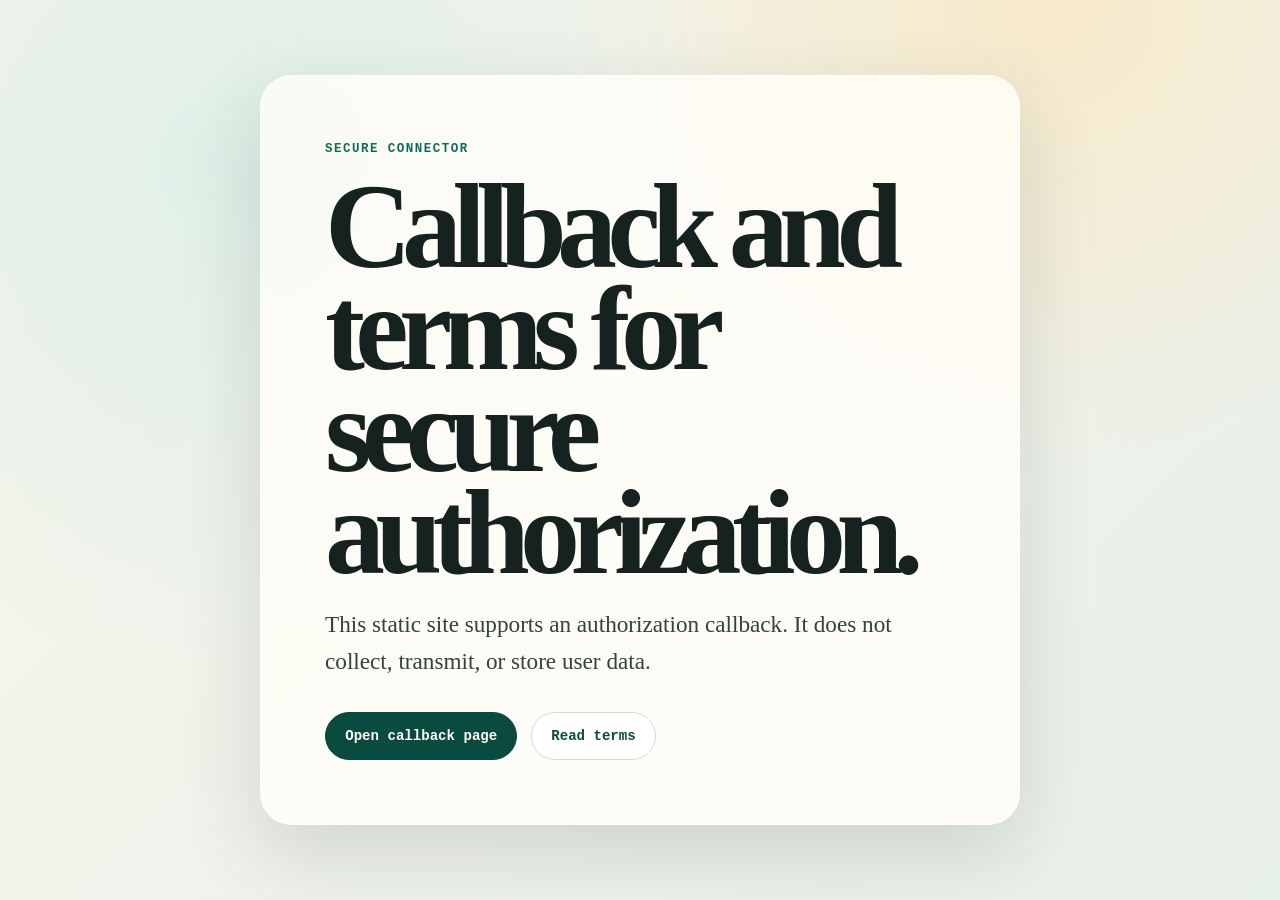
<file: index.html>
<!doctype html>
<html lang="en">
  <head>
    <meta charset="utf-8">
    <meta name="viewport" content="width=device-width, initial-scale=1">
    <meta name="robots" content="noindex,nofollow">
    <meta http-equiv="Content-Security-Policy" content="default-src 'self'; base-uri 'none'; connect-src 'none'; form-action 'none'; frame-ancestors 'none'; img-src 'self' data:; object-src 'none'; script-src 'self'; style-src 'self'; upgrade-insecure-requests">
    <meta name="referrer" content="no-referrer">
    <title>Secure Connector</title>
    <link rel="stylesheet" href="./styles.css">
  </head>
  <body>
    <main class="page-shell">
      <section class="hero-card">
        <p class="eyebrow">Secure Connector</p>
        <h1>Callback and terms for secure authorization.</h1>
        <p class="lead">
          This static site supports an authorization callback. It does not
          collect, transmit, or store user data.
        </p>
        <div class="action-row">
          <a class="primary-link" href="./connect/callback/">Open callback page</a>
          <a class="secondary-link" href="./connect/terms/">Read terms</a>
        </div>
      </section>
    </main>
  </body>
</html>
</file>
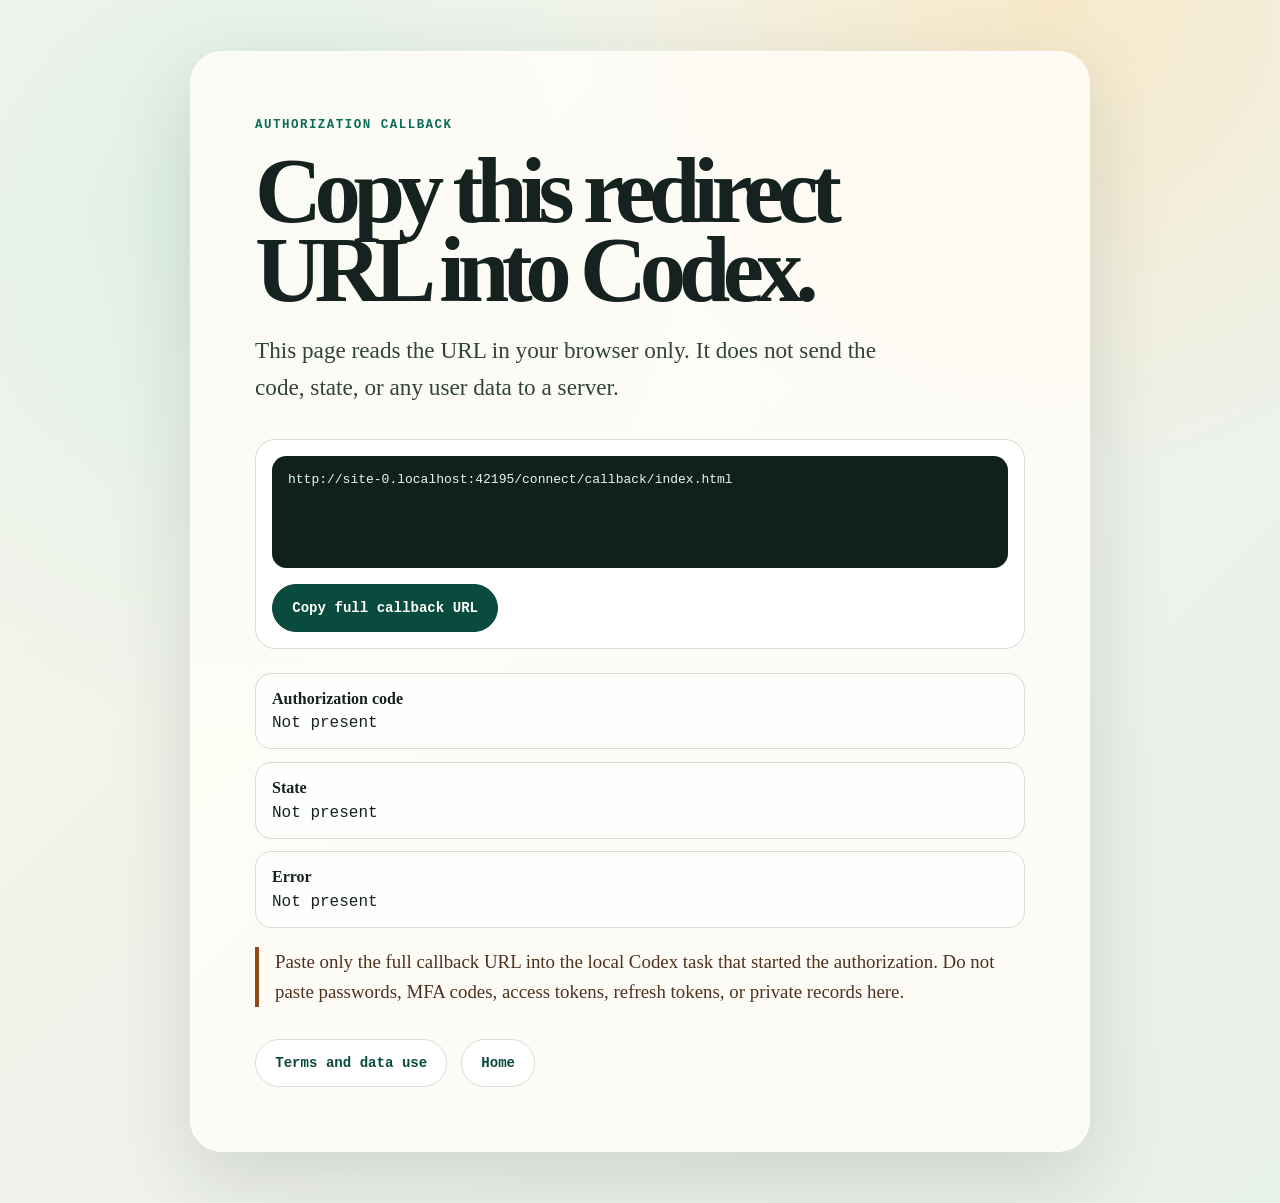
<file: connect/callback/index.html>
<!doctype html>
<html lang="en">
  <head>
    <meta charset="utf-8">
    <meta name="viewport" content="width=device-width, initial-scale=1">
    <meta name="robots" content="noindex,nofollow">
    <meta http-equiv="Content-Security-Policy" content="default-src 'self'; base-uri 'none'; connect-src 'none'; form-action 'none'; frame-ancestors 'none'; img-src 'self' data:; object-src 'none'; script-src 'self'; style-src 'self'; upgrade-insecure-requests">
    <meta name="referrer" content="no-referrer">
    <title>Authorization Callback</title>
    <link rel="stylesheet" href="../../styles.css">
    <script src="./callback.js" defer></script>
  </head>
  <body>
    <main class="page-shell">
      <section class="content-card">
        <p class="eyebrow">Authorization Callback</p>
        <h1>Copy this redirect URL into Codex.</h1>
        <p class="lead">
          This page reads the URL in your browser only. It does not send the
          code, state, or any user data to a server.
        </p>

        <div class="callback-panel">
          <pre class="callback-url" id="callback-url">Waiting for callback URL...</pre>
          <button class="copy-button" id="copy-button" type="button">
            Copy full callback URL
          </button>
        </div>

        <div class="field-list" aria-label="Callback fields">
          <div class="field">
            <strong>Authorization code</strong>
            <code id="code-field">Waiting</code>
          </div>
          <div class="field">
            <strong>State</strong>
            <code id="state-field">Waiting</code>
          </div>
          <div class="field">
            <strong>Error</strong>
            <code id="error-field">Waiting</code>
          </div>
        </div>

        <p class="warning">
          Paste only the full callback URL into the local Codex task that
          started the authorization. Do not paste passwords, MFA codes, access
          tokens, refresh tokens, or private records here.
        </p>

        <div class="action-row">
          <a class="secondary-link" href="../terms/">Terms and data use</a>
          <a class="secondary-link" href="../../">Home</a>
        </div>
      </section>
    </main>
  </body>
</html>
</file>
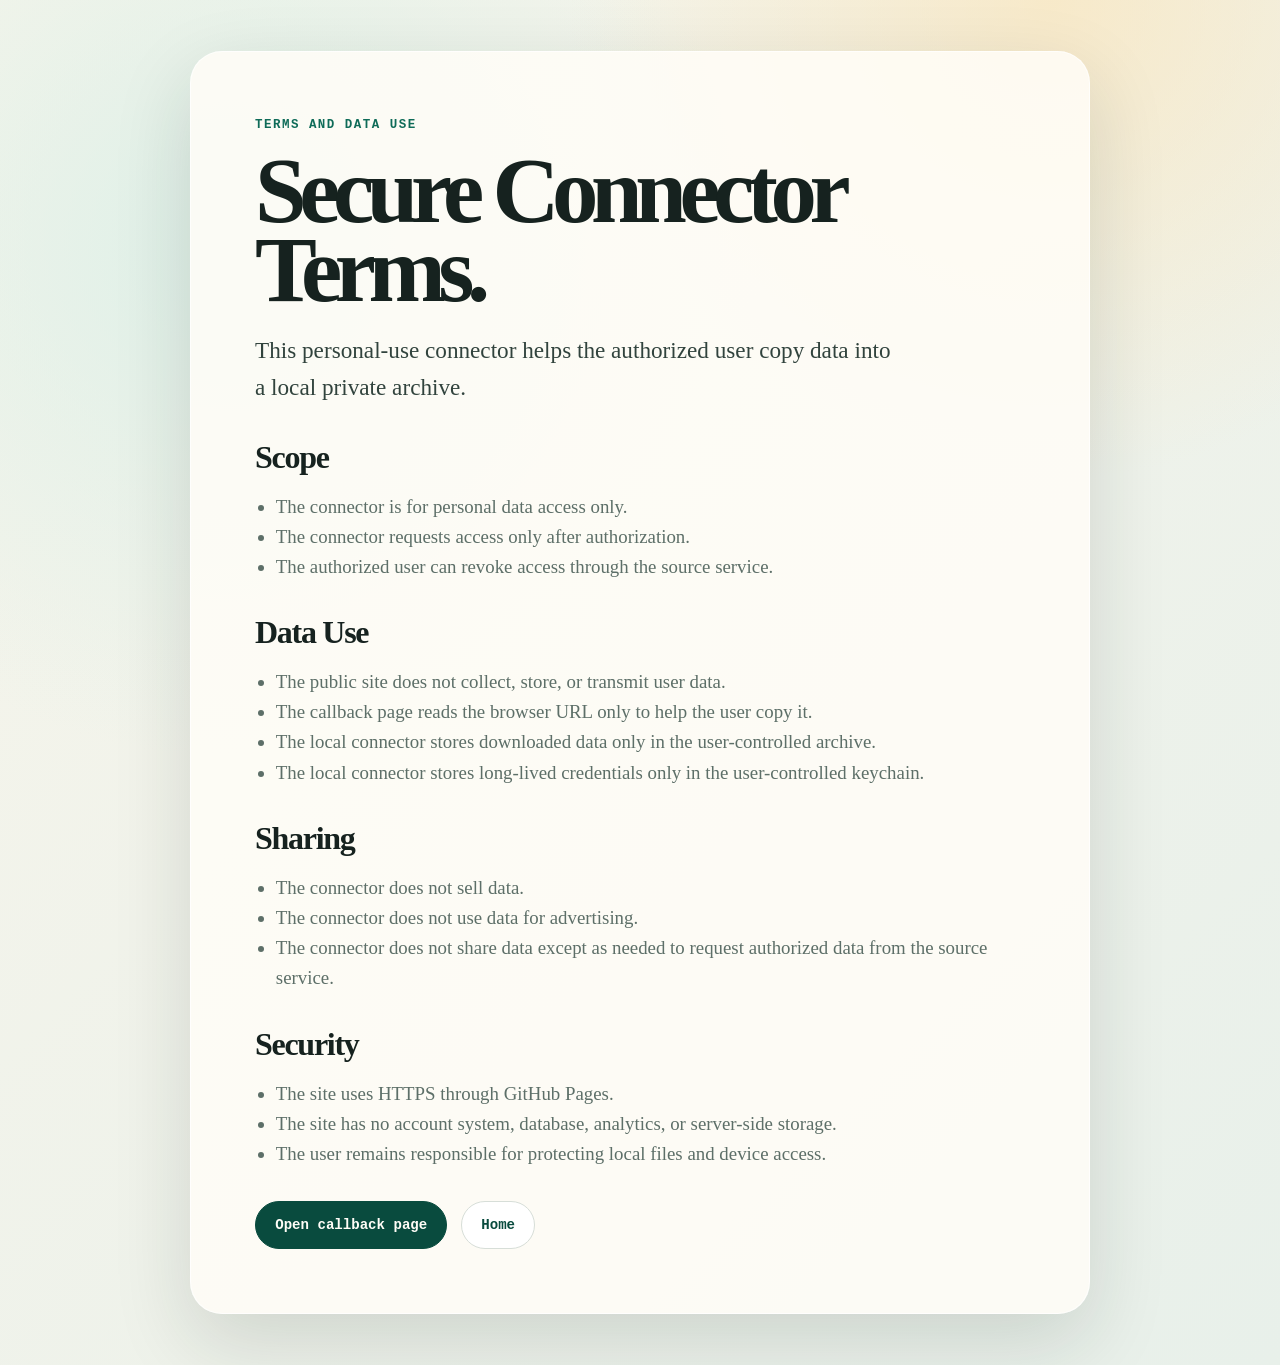
<file: connect/terms/index.html>
<!doctype html>
<html lang="en">
  <head>
    <meta charset="utf-8">
    <meta name="viewport" content="width=device-width, initial-scale=1">
    <meta name="robots" content="noindex,nofollow">
    <meta http-equiv="Content-Security-Policy" content="default-src 'self'; base-uri 'none'; connect-src 'none'; form-action 'none'; frame-ancestors 'none'; img-src 'self' data:; object-src 'none'; script-src 'self'; style-src 'self'; upgrade-insecure-requests">
    <meta name="referrer" content="no-referrer">
    <title>Secure Connector Terms</title>
    <link rel="stylesheet" href="../../styles.css">
  </head>
  <body>
    <main class="page-shell">
      <section class="content-card">
        <p class="eyebrow">Terms and Data Use</p>
        <h1>Secure Connector Terms.</h1>
        <p class="lead">
          This personal-use connector helps the authorized user copy data into a
          local private archive.
        </p>

        <h2>Scope</h2>
        <ul class="terms-list">
          <li>The connector is for personal data access only.</li>
          <li>The connector requests access only after authorization.</li>
          <li>The authorized user can revoke access through the source service.</li>
        </ul>

        <h2>Data Use</h2>
        <ul class="terms-list">
          <li>The public site does not collect, store, or transmit user data.</li>
          <li>The callback page reads the browser URL only to help the user copy it.</li>
          <li>The local connector stores downloaded data only in the user-controlled archive.</li>
          <li>The local connector stores long-lived credentials only in the user-controlled keychain.</li>
        </ul>

        <h2>Sharing</h2>
        <ul class="terms-list">
          <li>The connector does not sell data.</li>
          <li>The connector does not use data for advertising.</li>
          <li>The connector does not share data except as needed to request authorized data from the source service.</li>
        </ul>

        <h2>Security</h2>
        <ul class="terms-list">
          <li>The site uses HTTPS through GitHub Pages.</li>
          <li>The site has no account system, database, analytics, or server-side storage.</li>
          <li>The user remains responsible for protecting local files and device access.</li>
        </ul>

        <div class="action-row">
          <a class="primary-link" href="../callback/">Open callback page</a>
          <a class="secondary-link" href="../../">Home</a>
        </div>
      </section>
    </main>
  </body>
</html>
</file>
<file: styles.css>
:root {
  --ink: #16221f;
  --muted: #5d6f68;
  --surface: #fffdf7;
  --surface-strong: #ffffff;
  --line: #d7ded8;
  --accent: #0e6b58;
  --accent-strong: #094b3e;
  --warning: #8f4a17;
  --shadow: 0 28px 80px rgb(22 34 31 / 14%);
}

* {
  box-sizing: border-box;
}

html {
  min-height: 100%;
  background:
    radial-gradient(circle at 18% 18%, rgb(217 239 231 / 80%), transparent 32rem),
    radial-gradient(circle at 82% 0%, rgb(250 229 187 / 70%), transparent 30rem),
    linear-gradient(135deg, #f7f5eb 0%, #e8f0ea 100%);
  color: var(--ink);
}

body {
  min-height: 100vh;
  margin: 0;
  font-family: ui-serif, Georgia, Cambria, "Times New Roman", Times, serif;
}

button,
code {
  font-family: "SFMono-Regular", Consolas, "Liberation Mono", Menlo, monospace;
}

a {
  color: inherit;
}

.page-shell {
  display: grid;
  min-height: 100vh;
  place-items: center;
  padding: clamp(1rem, 4vw, 4rem);
}

.hero-card,
.content-card {
  width: min(100%, 760px);
  border: 1px solid rgb(255 255 255 / 72%);
  border-radius: 2rem;
  background: rgb(255 253 247 / 86%);
  box-shadow: var(--shadow);
  padding: clamp(1.5rem, 5vw, 4rem);
}

.content-card {
  width: min(100%, 900px);
}

.eyebrow {
  margin: 0 0 1rem;
  color: var(--accent);
  font-family: "SFMono-Regular", Consolas, "Liberation Mono", Menlo, monospace;
  font-size: 0.78rem;
  font-weight: 700;
  letter-spacing: 0.12em;
  text-transform: uppercase;
}

h1 {
  max-width: 12ch;
  margin: 0;
  font-size: clamp(3rem, 11vw, 7.5rem);
  font-weight: 750;
  letter-spacing: -0.08em;
  line-height: 0.85;
}

.content-card h1 {
  max-width: 14ch;
  font-size: clamp(2.6rem, 8vw, 5.8rem);
}

h2 {
  margin: 2rem 0 0.75rem;
  font-size: clamp(1.35rem, 3vw, 2rem);
  letter-spacing: -0.04em;
}

p,
li {
  color: var(--muted);
  font-size: clamp(1rem, 2vw, 1.18rem);
  line-height: 1.6;
}

.lead {
  max-width: 40rem;
  margin: 1.4rem 0 0;
  color: #31433d;
  font-size: clamp(1.12rem, 2.4vw, 1.45rem);
}

.action-row {
  display: flex;
  flex-wrap: wrap;
  gap: 0.85rem;
  margin-top: 2rem;
}

.primary-link,
.secondary-link,
.copy-button {
  display: inline-flex;
  min-height: 3rem;
  align-items: center;
  justify-content: center;
  border-radius: 999px;
  padding: 0.82rem 1.2rem;
  font-family: "SFMono-Regular", Consolas, "Liberation Mono", Menlo, monospace;
  font-size: 0.88rem;
  font-weight: 700;
  text-decoration: none;
}

.primary-link,
.copy-button {
  border: 1px solid var(--accent-strong);
  background: var(--accent-strong);
  color: #fffdf7;
}

.secondary-link {
  border: 1px solid var(--line);
  background: var(--surface-strong);
  color: var(--accent-strong);
}

.callback-panel {
  margin-top: 2rem;
  border: 1px solid var(--line);
  border-radius: 1.25rem;
  background: var(--surface-strong);
  padding: 1rem;
}

.callback-url {
  min-height: 7rem;
  margin: 0 0 1rem;
  overflow-wrap: anywhere;
  border-radius: 0.9rem;
  background: #10211d;
  color: #eaf7f0;
  padding: 1rem;
  white-space: pre-wrap;
}

.field-list {
  display: grid;
  gap: 0.8rem;
  margin-top: 1.5rem;
}

.field {
  border: 1px solid var(--line);
  border-radius: 1rem;
  background: rgb(255 255 255 / 72%);
  padding: 1rem;
}

.field strong {
  display: block;
  margin-bottom: 0.35rem;
}

.warning {
  border-left: 4px solid var(--warning);
  color: #50321f;
  padding-left: 1rem;
}

.terms-list {
  padding-left: 1.3rem;
}
</file>
